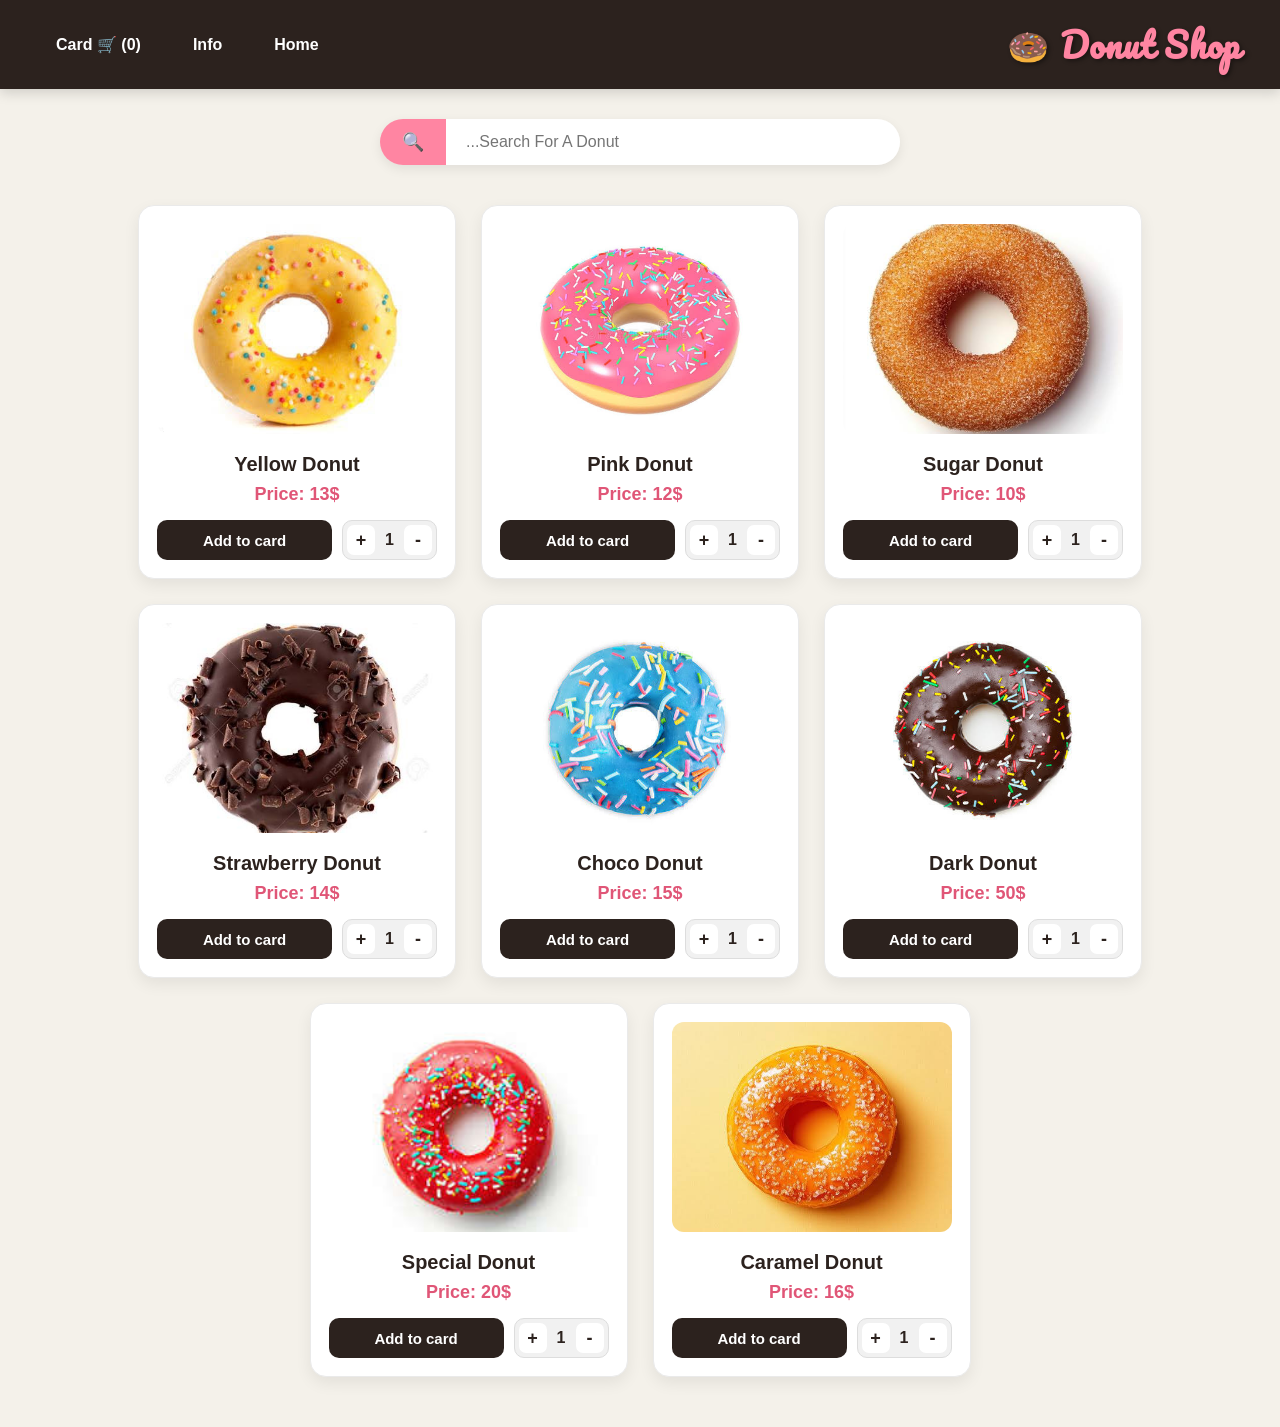
<file: chat test/index.html>
<!DOCTYPE html>
<html lang="ar" dir="rtl">
<head>
    <meta charset="UTF-8">
    <meta name="viewport" content="width=device-width, initial-scale=1.0">
    <title>Donut Shop - متجر الدونات</title>
    <!-- استدعاء خط فخم من Google Fonts لعنوان المتجر -->
    <link href="https://fonts.googleapis.com/css2?family=Pacifico&display=swap" rel="stylesheet">
    <link rel="stylesheet" href="style.css">
    <link rel="icon" href="images.jpg">
</head>
<body>

    <!-- شريط التنقل العلوي الفخم -->
    <header class="navbar">
        <div class="logo">
            <h1>Donut Shop 🍩</h1>
        </div>

        <nav>
            <ul class="info-bar">
                <li class="all"><a href="index.html">Home</a></li>
                <li class="all"><a href="info.html">Info</a></li>
                <li class="all"><a href="card.html" id="cart-link">Card 🛒 (0)</a></li>
            </ul>
        </nav>
    </header>

    <!-- شريط البحث -->
    <div class="search-box"> 
        <input type="text" id="search-input" placeholder="Search For A Donut..." class="search-input">
        <button type="button" class="search-btn">🔍</button>
    </div>

    <!-- قائمة المنتجات (تم جمع الـ 8 منتجات هنا بداخلها بشكل مرتب) -->
    <main class="products-container" id="products-list">
        <!-- المنتج الأول -->
        <div class="product-card">
            <div class="image-box">
                <img src="10.jpg" alt="Sugar Donut">
            </div>
            <div class="product-info">
                <h3>Sugar Donut</h3>
                <p class="price">Price: 10$</p>
                <div class="action-row">
                    <div class="qty-control">
                        <button type="button" class="qty-btn minus">-</button>
                        <span class="qty-number">1</span>
                        <button type="button" class="qty-btn plus">+</button>
                    </div>
                    <button class="button-one">Add to card</button>
                </div>
            </div>
        </div>

        <!-- المنتج الثاني -->
        <div class="product-card">
            <div class="image-box">
                <img src="20.jpg" alt="Pink Donut">
            </div>
            <div class="product-info">
                <h3>Pink Donut</h3>
                <p class="price">Price: 12$</p>
                <div class="action-row">
                    <div class="qty-control">
                        <button type="button" class="qty-btn minus">-</button>
                        <span class="qty-number">1</span>
                        <button type="button" class="qty-btn plus">+</button>
                    </div>
                    <button class="button-one">Add to card</button>
                </div>
            </div>
        </div>

        <!-- المنتج الثالث -->
        <div class="product-card">
            <div class="image-box">
                <img src="30.jpg" alt="Yellow Donut">
            </div>
            <div class="product-info">
                <h3>Yellow Donut</h3>
                <p class="price">Price: 13$</p>
                <div class="action-row">
                    <div class="qty-control">
                        <button type="button" class="qty-btn minus">-</button>
                        <span class="qty-number">1</span>
                        <button type="button" class="qty-btn plus">+</button>
                    </div>
                    <button class="button-one">Add to card</button>
                </div>
            </div>
        </div>

        <!-- المنتج الرابع -->
        <div class="product-card">
            <div class="image-box">
                <img src="40.jpg" alt="Dark Donut">
            </div>
            <div class="product-info">
                <h3>Dark Donut</h3>
                <p class="price">Price: 50$</p>
                <div class="action-row">
                    <div class="qty-control">
                        <button type="button" class="qty-btn minus">-</button>
                        <span class="qty-number">1</span>
                        <button type="button" class="qty-btn plus">+</button>
                    </div>
                    <button class="button-one">Add to card</button>
                </div>
            </div>
        </div>

        <!-- المنتج الخامس (جديد) -->
        <div class="product-card">
            <div class="image-box">
                <img src="pic/blue.jpg" alt="Choco Donut">
            </div>
            <div class="product-info">
                <h3>Choco Donut</h3>
                <p class="price">Price: 15$</p>
                <div class="action-row">
                    <div class="qty-control">
                        <button type="button" class="qty-btn minus">-</button>
                        <span class="qty-number">1</span>
                        <button type="button" class="qty-btn plus">+</button>
                    </div>
                    <button class="button-one">Add to card</button>
                </div>
            </div>
        </div>

        <!-- المنتج السادس (جديد) -->
        <div class="product-card">
            <div class="image-box">
                <img src="pic/dark.jpg" alt="Strawberry Donut">
            </div>
            <div class="product-info">
                <h3>Strawberry Donut</h3>
                <p class="price">Price: 14$</p>
                <div class="action-row">
                    <div class="qty-control">
                        <button type="button" class="qty-btn minus">-</button>
                        <span class="qty-number">1</span>
                        <button type="button" class="qty-btn plus">+</button>
                    </div>
                    <button class="button-one">Add to card</button>
                </div>
            </div>
        </div>

        <!-- المنتج السابع (جديد) -->
        <div class="product-card">
            <div class="image-box">
                <img src="pic/orange.jpg" alt="Caramel Donut">
            </div>
            <div class="product-info">
                <h3>Caramel Donut</h3>
                <p class="price">Price: 16$</p>
                <div class="action-row">
                    <div class="qty-control">
                        <button type="button" class="qty-btn minus">-</button>
                        <span class="qty-number">1</span>
                        <button type="button" class="qty-btn plus">+</button>
                    </div>
                    <button class="button-one">Add to card</button>
                </div>
            </div>
        </div>

        <!-- المنتج الثامن (جديد) -->
        <div class="product-card">
            <div class="image-box">
                <img src="pic/red.jpg" alt="Special Donut">
            </div>
            <div class="product-info">
                <h3>Special Donut</h3>
                <p class="price">Price: 20$</p>
                <div class="action-row">
                    <div class="qty-control">
                        <button type="button" class="qty-btn minus">-</button>
                        <span class="qty-number">1</span>
                        <button type="button" class="qty-btn plus">+</button>
                    </div>
                    <button class="button-one">Add to card</button>
                </div>
            </div>
        </div>
    </main>

    <script>
        let cart = JSON.parse(localStorage.getItem("donutCart")) || [];

        // تحديث عداد السلة في الأعلى
        function updateCartCount() {
            const cartLink = document.getElementById("cart-link");
            if (cartLink) {
                cartLink.innerText = `Card 🛒 (${cart.length})`;
            }
        }
        updateCartCount();

        // --- 1. التحكم في أزرار الزيادة (+) والنقصان (-) لكل بطاقة ---
        document.querySelectorAll(".product-card").forEach(card => {
            const minusBtn = card.querySelector(".minus");
            const plusBtn = card.querySelector(".plus");
            const qtySpan = card.querySelector(".qty-number");

            plusBtn.addEventListener("click", () => {
                let currentQty = parseInt(qtySpan.innerText);
                qtySpan.innerText = currentQty + 1;
            });

            minusBtn.addEventListener("click", () => {
                let currentQty = parseInt(qtySpan.innerText);
                if (currentQty > 1) {
                    qtySpan.innerText = currentQty - 1;
                }
            });
        });

        // --- 2. إضافة الكمية المحددة إلى السلة ---
        const buttons = document.querySelectorAll(".button-one");
        buttons.forEach(button => {
            button.addEventListener("click", function() {
                const card = this.closest(".product-card");
                const name = card.querySelector("h3").innerText;
                const priceText = card.querySelector(".price").innerText;
                const price = parseFloat(priceText.replace(/[^0-9.]/g, ""));
                const image = card.querySelector("img").getAttribute("src");
                const quantity = parseInt(card.querySelector(".qty-number").innerText);

                // إضافة المنتج بعدد الحبات المختارة
                for (let i = 0; i < quantity; i++) {
                    cart.push({ name, price, image });
                }

                localStorage.setItem("donutCart", JSON.stringify(cart));
                updateCartCount();

                // إعادة العداد إلى 1 بعد الإضافة
                card.querySelector(".qty-number").innerText = "1";

                alert(`تمت إضافة (${quantity}) من ${name} إلى السلة!`);
            });
        });

        // --- 3. البحث الفوري (Live Search) ---
        const searchInput = document.getElementById("search-input");
        const productCards = document.querySelectorAll(".product-card");

        searchInput.addEventListener("input", function(e) {
            const searchTerm = e.target.value.toLowerCase().trim();

            productCards.forEach(card => {
                const productName = card.querySelector("h3").innerText.toLowerCase();
                if (productName.includes(searchTerm)) {
                    card.style.display = "block";
                } else {
                    card.style.display = "none";
                }
            });
        });
    </script>
</body>
</html>
</file>
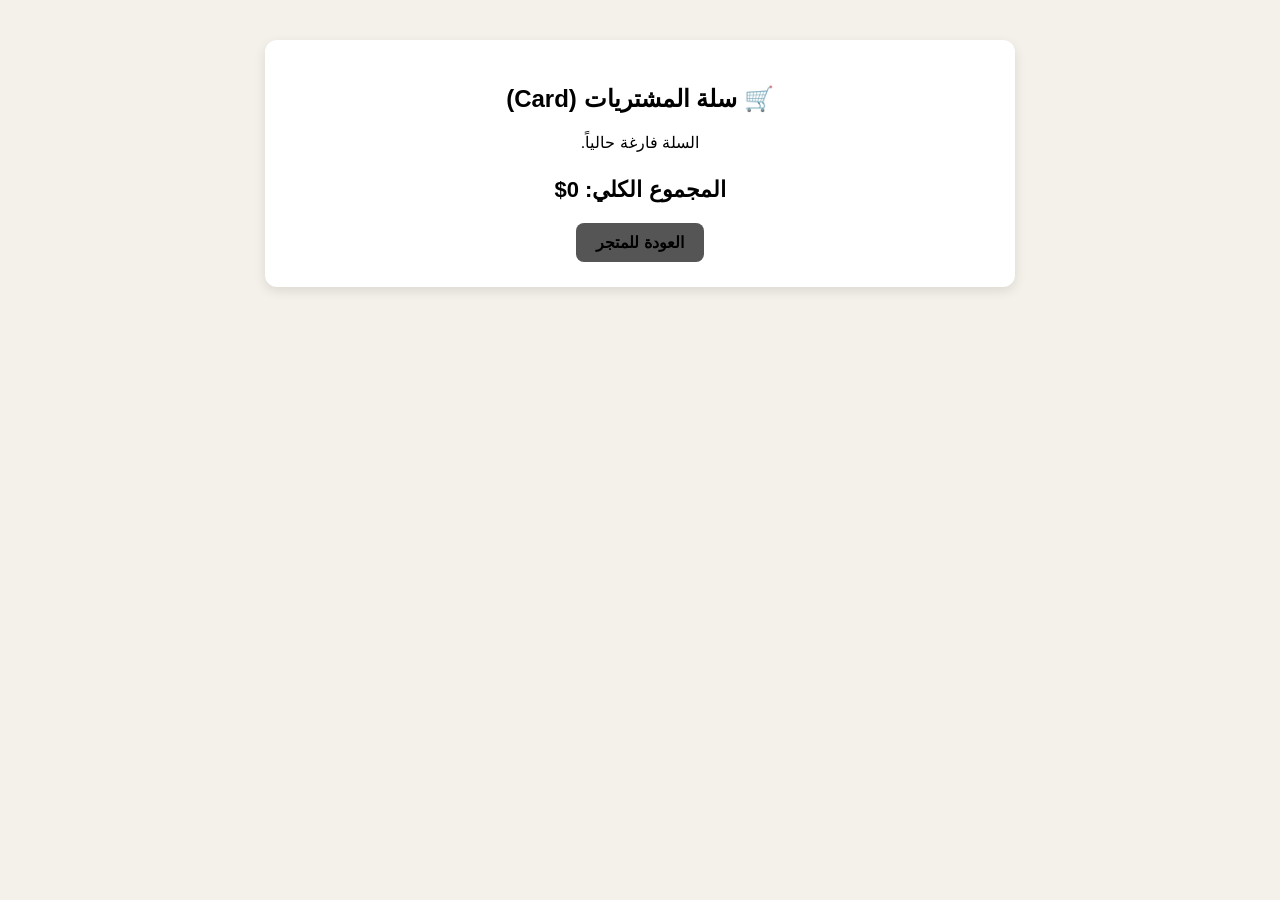
<file: chat test/card.html>
<!DOCTYPE html>
<html lang="ar" dir="rtl">
<head>
    <meta charset="UTF-8">
    <title>سلة المشتريات - Donut Shop</title>
    <link rel="stylesheet" href="style.css">
    <style>
        .cart-container {
            max-width: 700px;
            margin: 40px auto;
            background: #fff;
            padding: 25px;
            border-radius: 12px;
            box-shadow: 0 4px 12px rgba(0,0,0,0.1);
            text-align: center;
        }
        .cart-item {
            display: flex;
            align-items: center;
            justify-content: space-between;
            border-bottom: 1px solid #eee;
            padding: 15px 0;
        }
        .cart-item img {
            width: 70px;
            height: 70px;
            border-radius: 8px;
            object-fit: cover;
        }
        .remove-btn {
            background: #ff4d4d;
            color: white;
            border: none;
            padding: 6px 12px;
            border-radius: 6px;
            cursor: pointer;
        }
        .total-box {
            margin-top: 25px;
            font-size: 22px;
            font-weight: bold;
        }
        .back-btn {
            display: inline-block;
            margin-top: 20px;
            padding: 10px 20px;
            background: #555;
            color: #000;
            text-decoration: none;
            border-radius: 8px;
            font-weight: bold;
        }
    </style>
</head>
<body>

    <div class="cart-container">
        <h2>🛒 سلة المشتريات (Card)</h2>
        <div id="cart-items"></div>
        <div class="total-box" id="total-price">المجموع الكلي: 0$</div>
        <a href="index.html" class="back-btn">العودة للمتجر</a>
    </div>

    <script>
        function loadCart() {
            let cart = JSON.parse(localStorage.getItem("donutCart")) || [];
            const container = document.getElementById("cart-items");
            const totalElement = document.getElementById("total-price");
            
            container.innerHTML = "";
            let total = 0;

            if (cart.length === 0) {
                container.innerHTML = "<p>السلة فارغة حالياً.</p>";
                totalElement.innerText = "المجموع الكلي: 0$";
                return;
            }

            cart.forEach((item, index) => {
                total += item.price;
                container.innerHTML += `
                    <div class="cart-item">
                        <img src="${item.image}" alt="${item.name}">
                        <h3>${item.name}</h3>
                        <p>${item.price}$</p>
                        <button class="remove-btn" onclick="removeItem(${index})">حذف</button>
                    </div>
                `;
            });

            totalElement.innerText = "المجموع الكلي: " + total + "$";
        }

        function removeItem(index) {
            let cart = JSON.parse(localStorage.getItem("donutCart")) || [];
            cart.splice(index, 1);
            localStorage.setItem("donutCart", JSON.stringify(cart));
            loadCart();
        }

        // تشغيل الدالة عند فتح الصفحة
        loadCart();
    </script>

</body>
</html>
</file>
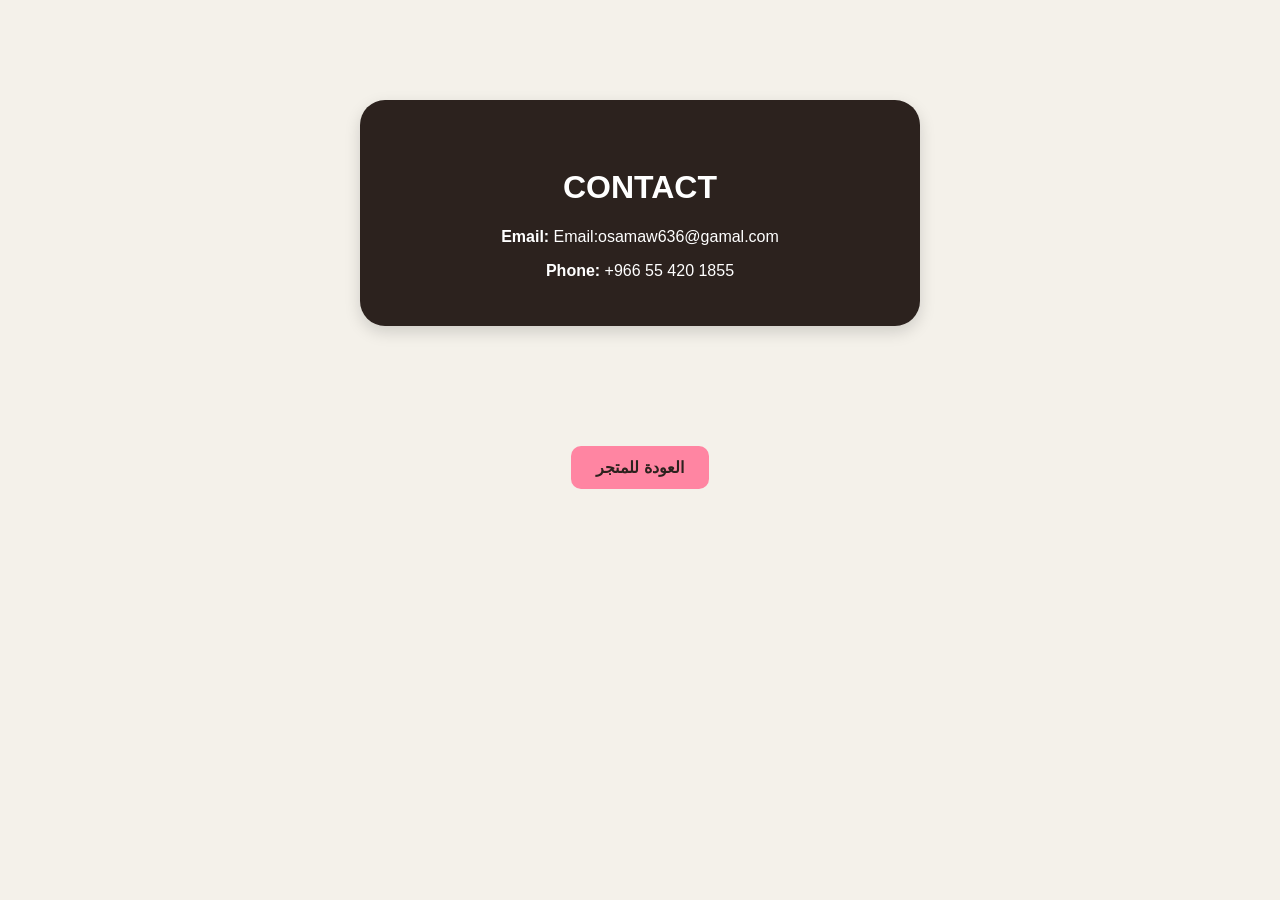
<file: chat test/info.html>
<!DOCTYPE html>
<html lang="en">
<head>
    <meta charset="UTF-8">
    <meta name="viewport" content="width=device-width, initial-scale=1.0">
    <title> Info</title>
    <link rel="stylesheet" href="style.css">
</head>
<body class="color-x">
    <div  class="contact-info ">
        <br>
        <h1 class=""> CONTACT </h1>
        <p> <b>Email:</b> Email:osamaw636@gamal.com </p>
        <p> <b> Phone:</b> +966 55 420 1855 </p>
    </div>
            <a href="index.html" class="back-btn">العودة للمتجر</a>
</body>
</html>
</file>
<file: chat test/style.css>
/* الإعدادات العامة */
body {
    font-family: Arial, sans-serif;
    background-color: #f4f1ea;
    margin: 0;
    padding: 0;
    text-align: center;
}

/* شريط التنقل العلوي الفخم */
.navbar {
    background-color: #2c221e; /* لون شوكولاتة داكن يناسب متجر الدونات */
    color: #fff;
    display: flex;
    justify-content: space-between;
    align-items: center;
    padding: 15px 40px;
    box-shadow: 0 4px 12px rgba(0,0,0,0.15);
    flex-wrap: wrap;
}

/* خط شعار Donut Shop الرهيب */
.logo h1 {
    font-family: 'Pacifico', cursive;
    color: #ff85a2; /* وردي دونات جذاب */
    font-size: 34px;
    margin: 0;
    letter-spacing: 1px;
    text-shadow: 2px 2px 4px rgba(0,0,0,0.4);
}

.info-bar {
    list-style-type: none;
    margin: 0;
    padding: 0;
    display: flex;
    align-items: center;
    gap: 20px;
}

.all a {
    display: block;
    color: #fff;
    padding: 8px 16px;
    text-decoration: none;
    font-size: 16px;
    font-weight: bold;
    border-radius: 20px;
    transition: 0.3s;
}

.all a:hover {
    background-color: #ff85a2;
    color: #2c221e;
}

/* شريط البحث العصري */
.search-box {
    display: flex;
    justify-content: center;
    margin: 30px auto;
    width: 90%;
    max-width: 520px;
    box-shadow: 0 4px 12px rgba(0,0,0,0.08);
    border-radius: 30px;
    overflow: hidden;
}

.search-input {
    width: 100%;
    padding: 14px 20px;
    font-size: 16px;
    border: none;
    outline: none;
    text-align: left;
}

.search-btn {
    padding: 0 22px;
    background-color: #ff85a2;
    border: none;
    cursor: pointer;
    font-size: 18px;
    transition: 0.3s;
}

.search-btn:hover {
    background-color: #ff6388;
}

/* حاوية المنتجات */
.products-container {
    display: flex;
    align-items: stretch;
    gap: 25px;
    justify-content: center;
    flex-wrap: wrap;
    padding: 10px 20px 50px;
}

/* بطاقة المنتج */
.product-card {
    background: #fff;
    border: 1px solid #eaeaea;
    border-radius: 16px;
    width: 280px;
    padding: 18px;
    box-shadow: 0 6px 16px rgba(0,0,0,0.07);
    transition: transform 0.3s ease;
}

.product-card:hover {
    transform: translateY(-6px);
}

/* إطار الصورة */
.image-box img {
    width: 100%;
    height: 210px;
    object-fit: cover;
    border-radius: 12px;
}

/* معلومات المنتج */
.product-info {
    margin-top: 15px;
}

.product-info h3 {
    margin: 5px 0;
    font-size: 20px;
    color: #2c221e;
}

.price {
    color: #e05677;
    font-size: 18px;
    font-weight: bold;
    margin: 8px 0 15px;
}

/* صف التحكم بالكمية وزر الإضافة */
.action-row {
    display: flex;
    align-items: center;
    justify-content: space-between;
    gap: 10px;
}

/* تصميم عداد الكمية (+ و -) */
.qty-control {
    display: flex;
    align-items: center;
    background-color: #f1f1f1;
    border-radius: 10px;
    padding: 4px;
    border: 1px solid #ddd;
}

.qty-btn {
    background-color: #fff;
    border: none;
    width: 28px;
    height: 30px;
    border-radius: 7px;
    font-size: 18px;
    font-weight: bold;
    cursor: pointer;
    color: #2c221e;
    transition: 0.2s;
}

.qty-btn:hover {
    background-color: #ff85a2;
    color: #fff;
}

.qty-number {
    padding: 0 10px;
    font-size: 16px;
    font-weight: bold;
    color: #2c221e;
}

/* زر الإضافة للسلة */
.button-one {
    flex: 1;
    background-color: #2c221e;
    color: #fff;
    border: none;
    cursor: pointer;
    border-radius: 10px;
    font-weight: bold;
    height: 40px;
    font-size: 15px;
    transition: 0.3s;
}

.button-one:hover {
    background-color: #ff85a2;
    color: #2c221e;
}

/* تنسيقات صفحة Info وزر العودة */
.contact-info {
    background-color: #2c221e;
    color: white;
    border-radius: 25px;
    padding: 30px;
    max-width: 500px;
    margin: 100px auto;
    box-shadow: 0 6px 16px rgba(0,0,0,0.15);
}

.color-x {
    background-color: #f4f1ea;
    margin: 0;
}

.back-btn {
    display: inline-block;
    margin-top: 20px;
    padding: 12px 25px;
    background-color: #ff85a2;
    color: #2c221e;
    text-decoration: none;
    border-radius: 10px;
    font-weight: bold;
    font-size: 16px;
    transition: 0.3s;
}

.back-btn:hover {
    background-color: #ff6388;
}
</file>
